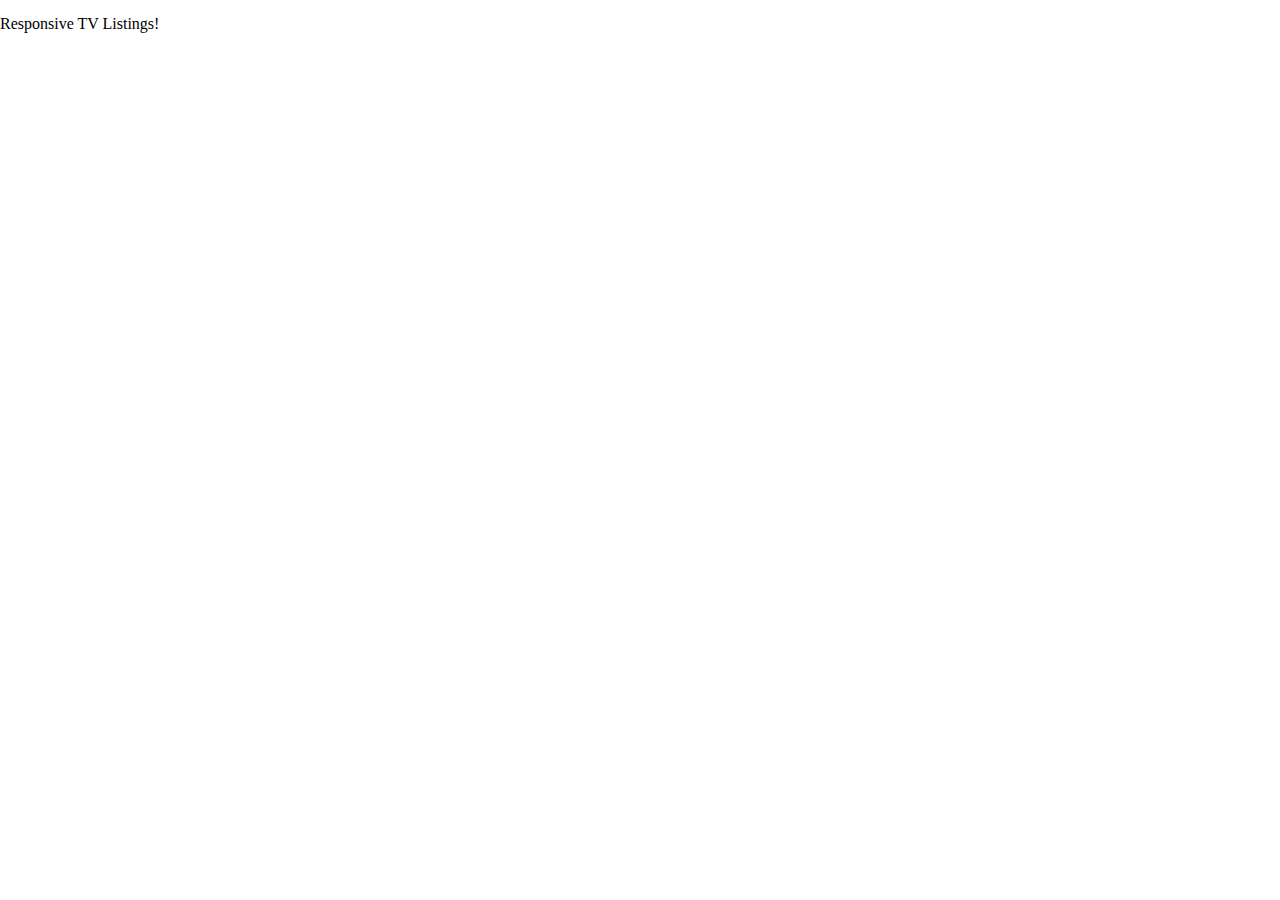
<file: tv-listings-sample copy/index.html>
<!DOCTYPE html>
<html lang="en">
	<head>
  	<meta charset="utf-8">
  	<meta name="description" content="Your description goes here">
  	<meta name="keywords" content="one, two, three">
		<meta name="viewport" content="width=device-width, initial-scale=1">
	
		<title>Responsive design TV Listings</title>
		
		<link rel="stylesheet" href="css/reset.css">
		<link rel="stylesheet" href="css/media_query.css">
		
	</head>
	<body>
	<br>
	Responsive TV Listings!
		<div id="container">
			<header>
				<nav>
					<ul>
						<li>
							<div class="line"></div>
							<div class="line"></div>
							<div class="line"></div>
						</li>
						<li></li>
						<li></li>
						<li></li>
						<li></li>
					</ul>
				</nav>
			</header>

			<!-- <div></div> -->

			<section class="row">
				<div class="column"></div>
				<div class="column"></div>
				<div class="column"></div>
			</section>

			<footer class="row">
				<div class="column"></div>
				<div class="column"></div>
				<div class="column"></div>
			</footer>

		</div>

		<!-- <img src="http://www.hbo.com/assets/images/series/entourage/downloads/wallpaper-s8-1600.jpg"> -->
	</body>
</html>
</file>
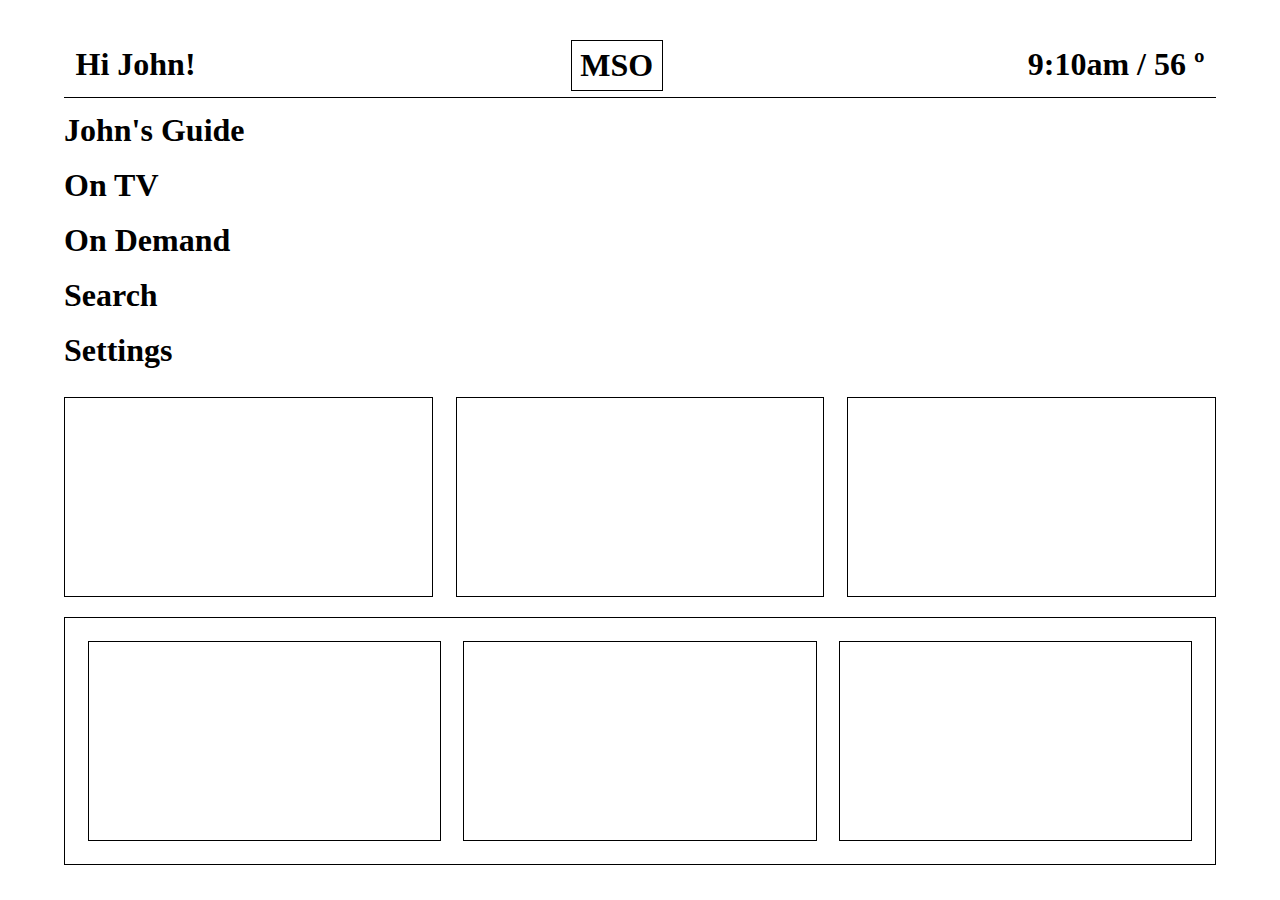
<file: tv-listings-sample/index.html>
<!DOCTYPE html>
<html lang="en">
	<head> 
  	<meta charset="utf-8">
  	<meta name="description" content="Your description goes here">
  	<meta name="keywords" content="one, two, three">
		<meta name="viewport" content="width=device-width, initial-scale=1">
	 
		<title>Rovi TVGuide Prototype</title>
		
		<link rel="stylesheet" href="css/reset.css">
		<link rel="stylesheet" href="css/media_query.css">
		
	</head>
	<body>
	<br>
	<!-- Responsive TV Listings! -->
		<div id="container">	
			<header>

				<div class="greetings">
					<h1>Hi John!<span>9:10am / 56 &#186;</span><span class="brand-name1">MSO</span></h1>
				</div>	

				<nav>
					<ul>
						<li><h1>John's Guide</h1></li>
						<li><h1>On TV</h1></li>
						<li><h1>On Demand</h1></li>
						<li><h1>Search</h1></li>
						<li><h1>Settings</h1></li>
					</ul>
				</nav>

			</header>

			<!-- <div></div> -->

			<section class="row">
				<div class="column"></div>
				<div class="column"></div>
				<div class="column"></div>
			</section>

			<footer class="row">
				<div class="column"></div>
				<div class="column"></div>
				<div class="column"></div>
			</footer>

		</div>

		<!-- <img src="http://www.hbo.com/assets/images/series/entourage/downloads/wallpaper-s8-1600.jpg"> -->
	</body>
</html>
</file>
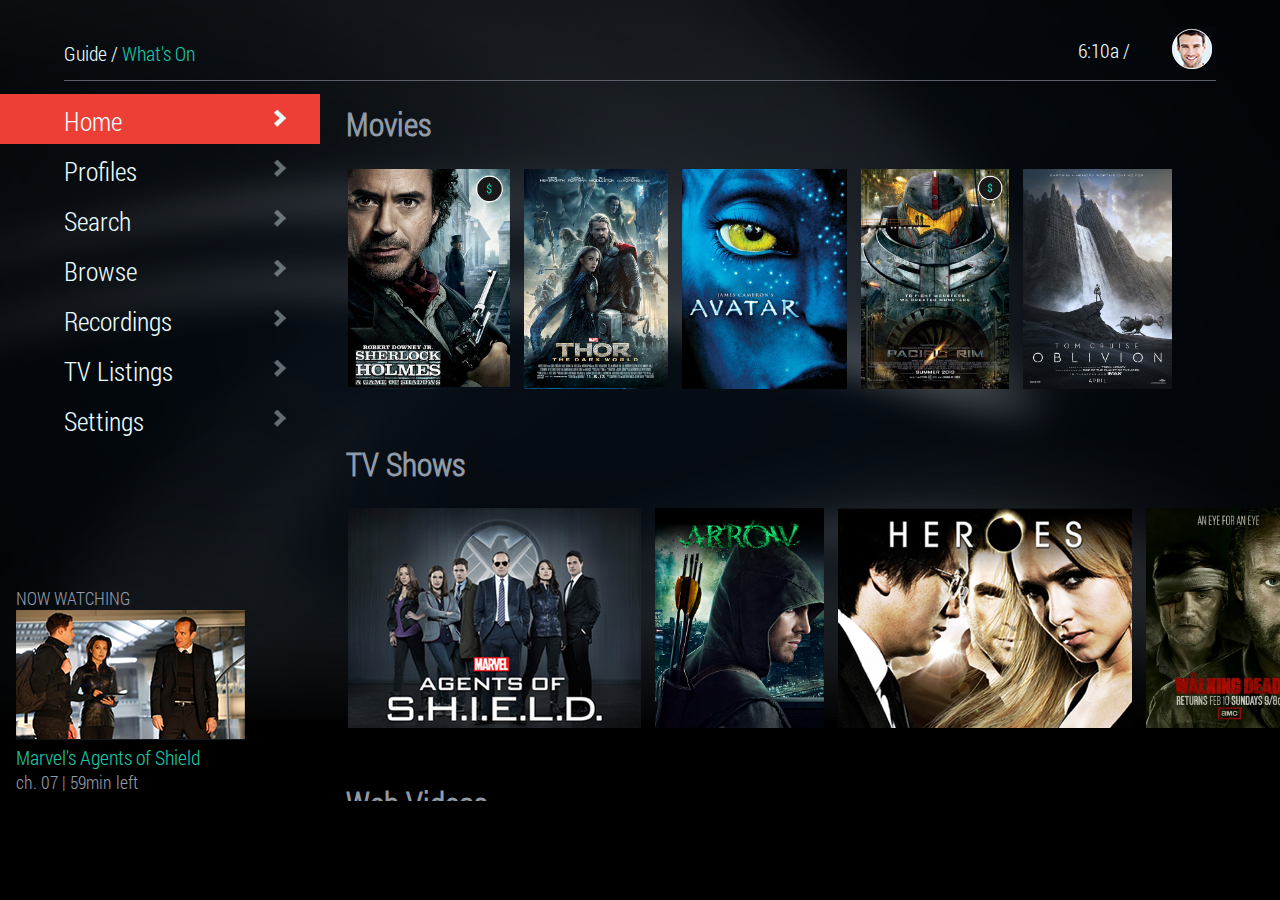
<file: UnibrowTvTest - OG/FilterMenu/index.html>
<!doctype html>
<html lang="en">
<head>
	<title>Unibrow TV Test v. 2</title>
	<link href="css/global.css" rel="stylesheet"> 

	<script type="text/javascript" src="js/libs/jquery-1.11.1.min.js"></script>
	

	<!-- libs -->
	
	<script type="text/javascript" src="js/libs/mousetrap.min.js"></script>
	<script type="text/javascript" src="js/libs/jquery.simpleWeather.min.js"></script>


	<script type="text/javascript" src="js/custom/navHandlers.js"></script> 
	
	<script>
		
		$(document).ready(function(){
			
			$('#menuList').bind(mainNavHandler());

			var temp = new Weather();
			var currentTime = new timeStamp();
		
		});

	</script>

	</head>
<body>



<div id="header">
	<div class="headerLeft">Guide /<span class="bcHi"> What's On</span></div>
	<div class="headerRight"><span id="time"></span> / <span id="temp"></span><span id="avatar"><img src="res/images/avatar.png"></span></div>
</div>

<div id="appShell">
	<div id="menuBarOverlay"></div>
	<div id="menuContainer">
		<ul id="menuList">
			<li class="selected">Home</li>
			<li>Profiles</li>
			<li>Search</li>
			<li>Browse</li>
			<li>Recordings</li>
			<li>TV Listings</li>
			<li>Settings</li>
		</ul>

		<div id="pig">
			<p class="subTitle">now watching</p>
			<img src="res/images/pig.png">
			<p class="pigProgTitle">Marvel's Agents of Shield</p>
			<p class="pigProgInfo">ch. 07 | 59min left</p>
		</div>

	</div>

	<div id="contentContainer">

	  <div id="dashboard">
	  	<div id="contentNav">

	  		<h1>Movies</h1>
			<div id="contentCol1">
				<div id="contentItem1"><img src="res/images/content/movies1.png"></div>
				<div id="contentItem2"><img src="res/images/content/movies2.png"></div>
				<div id="contentItem3"><img src="res/images/content/movies3.png"></div>
				<div id="contentItem4"><img src="res/images/content/movies4.png"></div>
				<div id="contentItem5"><img src="res/images/content/movies5.png"></div>
			</div>

			<h1>TV Shows</h1>
			<div id="contentCol2">
				<div id="contentItem1"><img src="res/images/content/tv1.png"></div>
				<div id="contentItem2"><img src="res/images/content/tv2.png"></div>
				<div id="contentItem3"><img src="res/images/content/tv3.png"></div>
				<div id="contentItem4"><img src="res/images/content/tv4.png"></div>
				<div id="contentItem5"><img src="res/images/content/tv6.png"></div>
			</div>

			<h1>Web Videos</h1>
			<div id="contentCol3">
				<div id="contentItem1"><img src="res/images/content/web1.png"></div>
				<div id="contentItem2"><img src="res/images/content/web2.png"></div>
				<div id="contentItem3"><img src="res/images/content/web3.png"></div>
				<div id="contentItem4"><img src="res/images/content/web4.png"></div>
				<div id="contentItem5"><img src="res/images/content/web5.png"></div>
			</div>

			<h1>DVR</h1>
			<div id="contentCol4">
				<div id="contentItem1"><img src="res/images/content/dvr1.png"></div>
				<div id="contentItem2"><img src="res/images/content/dvr2.png"></div>
				<div id="contentItem3"><img src="res/images/content/dvr3.png"></div>
				<div id="contentItem4"><img src="res/images/content/dvr4.png"></div>
			</div>


		</div> xz
	</div>


   <div id="listingsGrid"><img src="res/images/listings.png"></div>	

</div>

	<!-- custom -->
	<script type="text/javascript" src="js/custom/weather.js"></script> 
	<script type="text/javascript" src="js/custom/timeStamp.js"></script>

	

</body>
</html>
</file>
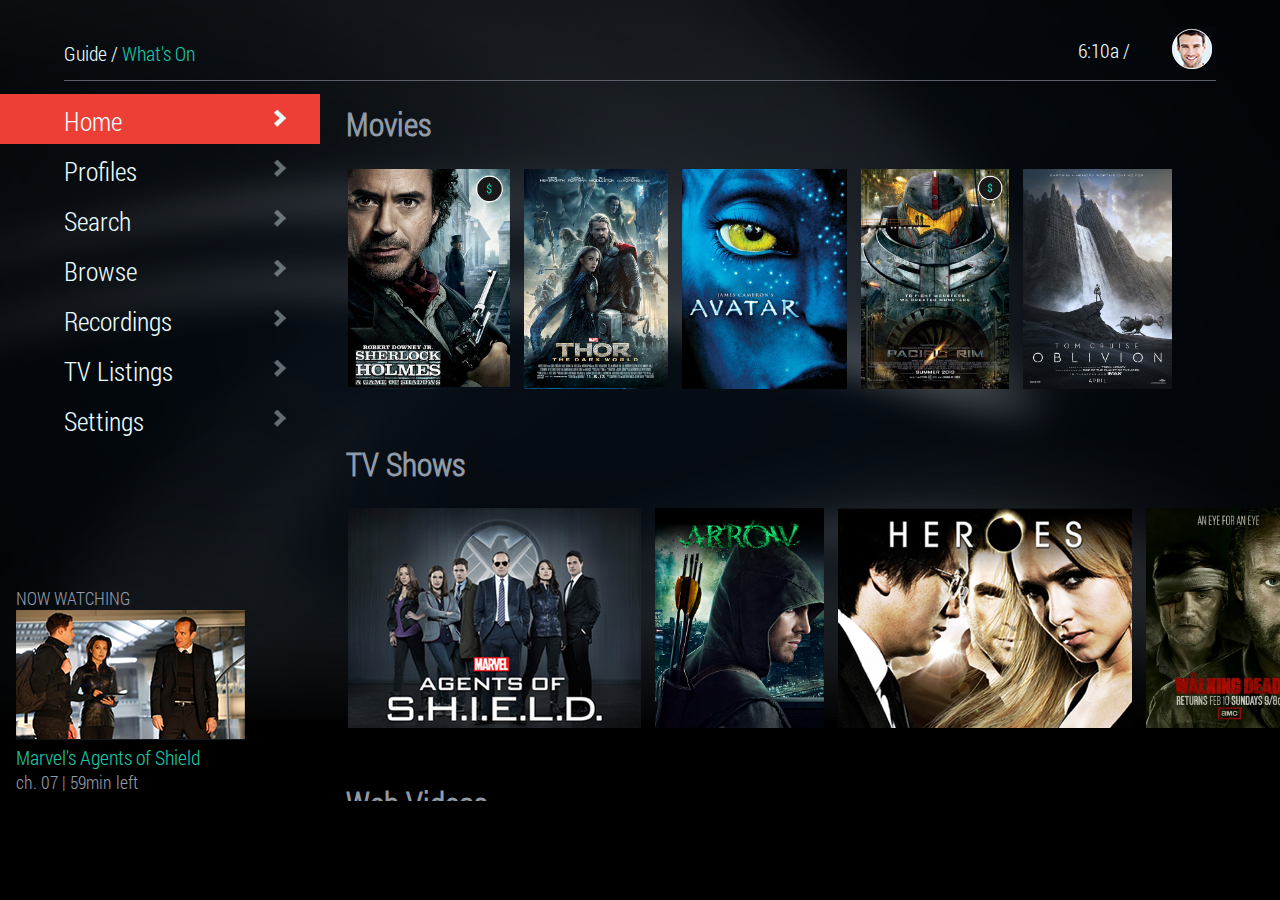
<file: UnibrowTvTest/FilterMenu/index.html>
<!doctype html>
<html lang="en">
<head>
	<title>Unibrow TV Test v. 2</title>
	<link href="css/global.css" rel="stylesheet">

	<script type="text/javascript" src="js/libs/jquery-1.11.1.min.js"></script>
	

	<!-- libs -->
	
	<script type="text/javascript" src="js/libs/mousetrap.min.js"></script>
	<script type="text/javascript" src="js/libs/jquery.simpleWeather.min.js"></script>


	<script type="text/javascript" src="js/custom/navHandlers.js"></script> 
	
	<script>
		
		$(document).ready(function(){
			
			$('#menuList').bind(mainNavHandler());

			var temp = new Weather();
			var currentTime = new timeStamp();
		
		});

	</script>

	</head>
<body>



<div id="header">
	<div class="headerLeft">Guide /<span class="bcHi"> What's On</span></div>
	<div class="headerRight"><span id="time"></span> / <span id="temp"></span><span id="avatar"><img src="res/images/avatar.png"></span></div>

</div>

<div id="appShell">
	<div id="menuBarOverlay"></div>
	<div id="menuContainer">
		<ul id="menuList">
			<li class="selected">Home</li>
			<li>Profiles</li>
			<li>Search</li>
			<li>Browse</li>
			<li>Recordings</li>
			<li>TV Listings</li>
			<li>Settings</li>
		</ul>

		<div id="pig">
			<p class="subTitle">now watching</p>
			<img src="res/images/pig.png">
			<p class="pigProgTitle">Marvel's Agents of Shield</p>
			<p class="pigProgInfo">ch. 07 | 59min left</p>
		</div>

	</div>

	<div id="contentContainer">

	  <div id="dashboard">
	  	<div id="contentNav">

	  		<h1>Movies</h1>
			<div id="contentCol1">
				<div id="contentItem1"><img src="res/images/content/movies1.png"></div>
				<div id="contentItem2"><img src="res/images/content/movies2.png"></div>
				<div id="contentItem3"><img src="res/images/content/movies3.png"></div>
				<div id="contentItem4"><img src="res/images/content/movies4.png"></div>
				<div id="contentItem5"><img src="res/images/content/movies5.png"></div>
			</div>

			<h1>TV Shows</h1>
			<div id="contentCol2">
				<div id="contentItem1"><img src="res/images/content/tv1.png"></div>
				<div id="contentItem2"><img src="res/images/content/tv2.png"></div>
				<div id="contentItem3"><img src="res/images/content/tv3.png"></div>
				<div id="contentItem4"><img src="res/images/content/tv4.png"></div>
				<div id="contentItem5"><img src="res/images/content/tv6.png"></div>
			</div>

			<h1>Web Videos</h1>
			<div id="contentCol3">
				<div id="contentItem1"><img src="res/images/content/web1.png"></div>
				<div id="contentItem2"><img src="res/images/content/web2.png"></div>
				<div id="contentItem3"><img src="res/images/content/web3.png"></div>
				<div id="contentItem4"><img src="res/images/content/web4.png"></div>
				<div id="contentItem5"><img src="res/images/content/web5.png"></div>
			</div>

			<h1>DVR</h1>
			<div id="contentCol4">
				<div id="contentItem1"><img src="res/images/content/dvr1.png"></div>
				<div id="contentItem2"><img src="res/images/content/dvr2.png"></div>
				<div id="contentItem3"><img src="res/images/content/dvr3.png"></div>
				<div id="contentItem4"><img src="res/images/content/dvr4.png"></div>
			</div>


		</div>
	</div>


   <div id="listingsGrid"><img src="res/images/listings.png"></div>	

</div>

	<!-- custom -->
	<script type="text/javascript" src="js/custom/weather.js"></script> 
	<script type="text/javascript" src="js/custom/timeStamp.js"></script>

	

</body>
</html>
</file>
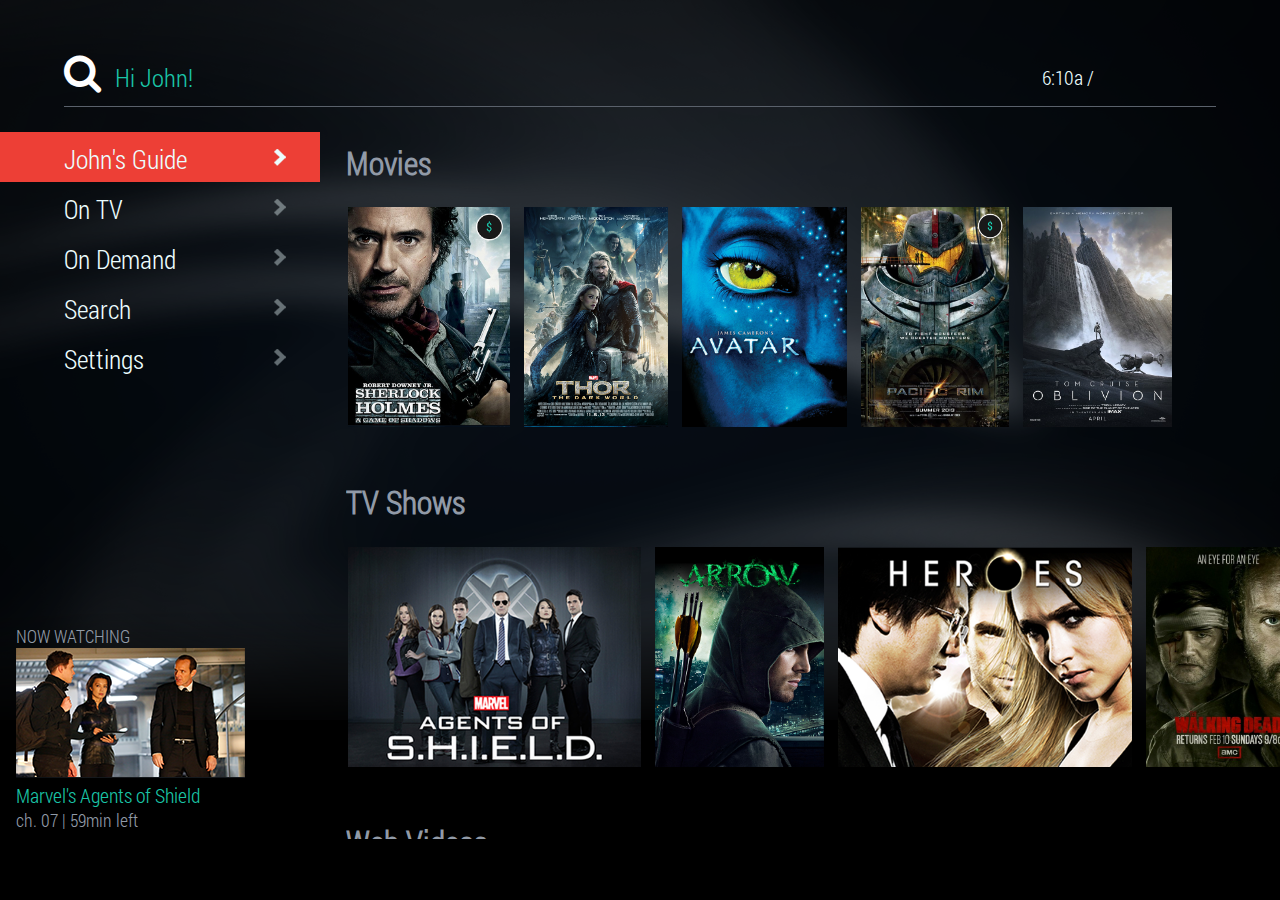
<file: UnivBrwsrTVTest - workingCopy/FilterMenu/index.html>
<!doctype html>
<html lang="en">
<head>
	<meta charset="utf-8">
  <meta name="description" content="Your description goes here">
  <meta name="keywords" content="one, two, three">
	<meta name="viewport" content="width=device-width, initial-scale=1">
	<title>Rovi TVGuide Prototype</title>
	
	<link href="http://maxcdn.bootstrapcdn.com/font-awesome/4.1.0/css/font-awesome.min.css" rel="stylesheet">
	<link href="css/global.css" rel="stylesheet"> 

	<script type="text/javascript" src="js/libs/jquery-1.11.1.min.js"></script>

	<!-- libs -->
	<script type="text/javascript" src="js/libs/mousetrap.min.js"></script>
	<script type="text/javascript" src="js/libs/jquery.simpleWeather.min.js"></script>


	<script type="text/javascript" src="js/custom/navHandlers.js"></script> 
	
	<script>
		
		$(document).ready(function(){
			
			$('#menuList').bind(mainNavHandler());

			var temp = new Weather();
			var currentTime = new timeStamp();
		
		});

	</script>

	</head>
<body>
<div id="header">
	<div class="headerLeft">
		<i class="fa fa-search fa-2x"></i> <span class="bcHi"> Hi John!</span>
	</div>
	
	<div class="headerRight">
		<!-- <h1><span id="brand-name1">MSO</span></h1><span id="time"></span> / <span id="temp"></span> --><!-- <span id="avatar"><img src="res/images/avatar.png"></span> -->
		
		<div class="column1">
			<span id="time"></span> / <span id="temp"></span>
		</div>

		<!-- <div class="column2">
			<h1 class="brand-name1">MSO</h1>
		</div> -->

	</div>
</div>	

<div id="appShell">
	<div id="menuBarOverlay"></div>
	<div id="menuContainer">
		<ul id="menuList">
			<li class="selected">John's Guide</li>
			<li>On TV</li>
			<li>On Demand</li>
			<li>Search</li>
			<!-- <li>Recordings</li> -->
			<!-- <li>TV Listings</li> -->
			<li>Settings</li>
		</ul>

		<div id="pig">
			<p class="subTitle">now watching</p>
			<img src="res/images/pig.png">
			<p class="pigProgTitle">Marvel's Agents of Shield</p>
			<p class="pigProgInfo">ch. 07 | 59min left</p>
		</div>

	</div>

	<div id="contentContainer">

	  <div id="dashboard">
	  	<div id="contentNav">

	  		<h1>Movies</h1>
			<div id="contentCol1">
				<div id="contentItem1"><img src="res/images/content/movies1.png"></div>
				<div id="contentItem2"><img src="res/images/content/movies2.png"></div>
				<div id="contentItem3"><img src="res/images/content/movies3.png"></div>
				<div id="contentItem4"><img src="res/images/content/movies4.png"></div>
				<div id="contentItem5"><img src="res/images/content/movies5.png"></div>
			</div>

			<h1>TV Shows</h1>
			<div id="contentCol2">
				<div id="contentItem1"><img src="res/images/content/tv1.png"></div>
				<div id="contentItem2"><img src="res/images/content/tv2.png"></div>
				<div id="contentItem3"><img src="res/images/content/tv3.png"></div>
				<div id="contentItem4"><img src="res/images/content/tv4.png"></div>
				<div id="contentItem5"><img src="res/images/content/tv6.png"></div>
			</div>

			<h1>Web Videos</h1>
			<div id="contentCol3">
				<div id="contentItem1"><img src="res/images/content/web1.png"></div>
				<div id="contentItem2"><img src="res/images/content/web2.png"></div>
				<div id="contentItem3"><img src="res/images/content/web3.png"></div>
				<div id="contentItem4"><img src="res/images/content/web4.png"></div>
				<div id="contentItem5"><img src="res/images/content/web5.png"></div>
			</div>

			<h1>DVR</h1>
			<div id="contentCol4">
				<div id="contentItem1"><img src="res/images/content/dvr1.png"></div>
				<div id="contentItem2"><img src="res/images/content/dvr2.png"></div>
				<div id="contentItem3"><img src="res/images/content/dvr3.png"></div>
				<div id="contentItem4"><img src="res/images/content/dvr4.png"></div>
			</div>


		</div>
	</div>


   <div id="listingsGrid"><img src="res/images/listings.png"></div>	

</div>

	<!-- custom -->
	<script type="text/javascript" src="js/custom/weather.js"></script> 
	<script type="text/javascript" src="js/custom/timeStamp.js"></script>

	

</body>
</html>
</file>
<file: tv-listings-sample copy/css/media_query.css>
/** {
  -moz-box-sizing: border-box; 
  -webkit-box-sizing: border-box; 
  box-sizing: border-box;
}

ul {
  list-style: none;
  padding: 0;
  margin: 0;
}

#container {
  width: 90%;
  margin: auto;
}

header, footer, .column, nav li, .line, #container > div {
  border: 1px solid black;
}

.line {
  height: 7px;
  width: 60%;
  margin: 4px auto;
  border-radius: 5px;
}

nav li {
  width: 15%;
  height: 40px;
  float: left;
  margin: 10px;
}

nav li:first-child {
  float: right;
}

header, .row {
  overflow: hidden;
  margin: 20px 0;
}

#container > div {
  height: 400px;
  margin: 20px 0;
}

.column {
  width: 32%;
  height: 200px;
  float: left;
  margin-right: 2%;
}

.column:last-child {
  margin-right: 0;
}

footer {
  padding: 2%;
}

@media screen and (max-width:768px) {
	
	nav li{
		display: none;
	}
	
	nav li:first-child{
		display: block;
		width: 30%;
	}

	.column {
	  width: 100%;
	  margin: 0 0 2%;
	}

	.column:last-child {
	  margin-bottom: 0;
	}

}*/
</file>
<file: tv-listings-sample/css/media_query.css>
* {
  -moz-box-sizing: border-box; 
  -webkit-box-sizing: border-box; 
  box-sizing: border-box;
}

ul {
  list-style: none;
  padding: 0;
  margin: 0;
  /*display: inline-block;*/
} 

#container {
  width: 90%;
  margin: auto;
  /*border-bottom: 1px solid black;*/
}

/*header {
  border-bottom: 1px solid black;
}*/

div.greetings {
  border-bottom: 1px solid black;
  padding: 1% 1% 1.5%;
}

/*header,*/ footer, .column, /*nav li,*/ .line, #container > div {
  border: 1px solid black;
}

span.brand-name1 {
  border: 1px solid black;
  /*float: none;*/
  /*width: 50%;*/ 
  padding: .75%;
  margin: -3.5% 48% 1%;  
}

span {
  float: right;
}

.line {
  height: 7px;
  width: 60%;
  margin: 4px auto;
  border-radius: 5px;
}

nav li {
  width: 100%;
  /*height: 1%;*/
  float: left;
  margin: 1% 0;
  display: block;
}



nav li:first-child {
  /*float: right;*/
}

header, .row {
  overflow: hidden;
  margin: 20px 0;
}

#container > div {
  height: 400px;
  margin: 20px 0;
}

.column {
  width: 32%;
  height: 200px;
  float: left;
  margin-right: 2%;
} 

.column:last-child {
  margin-right: 0;
}

footer {
  padding: 2%;
}

@media screen and (max-width:768px) {
	
	nav li{
		display: none;
	}
	
	nav li:first-child{
		display: block;
		width: 30%;
	}

	.column {
	  width: 100%;
	  margin: 0 0 2%;
	}

	.column:last-child {
	  margin-bottom: 0;
	}

}
</file>
<file: UnibrowTvTest - OG/FilterMenu/css/global.css>
@font-face{font-family:robCondLight; src: url(../res/fonts/RobotoCondensed-Light.ttf);font-weight:normal;font-style:normal}

body{

	background:#000000 url(../res/images/bodyBg.png) no-repeat;
	background-size:100% auto;
	margin:0;
	padding:0;
	color:#ecfdfe;
	font-family: 'robCondLight';
	font-size:100%;
}

#header{
	height:40px;
	width:90%;
	border-bottom:1px solid #5a616b;
	margin:0 auto;
	font-size:20px;
	padding-top:40px;
}

#avatar{
	float: right;
	margin-top: -10px;
}

#header .headerRight{
	float:right;
	width: 12%;
	height: 20px;
	margin-top: -3px;
}

#header .headerLeft{
	float:left;
	width:50%;
}

#menuContainer{
	width: 25%;
	margin-top:1%;
	height:700px;
	max-height:1024px;
	float:left;
	position:relative;
}

#menuContainer ul{
	list-style:none;
	margin:0;
	padding:0;
}


#menuContainer ul li{
	height:30px;
	padding:10px 0px 10px 20%;
	font-size:26px;
	background: url('../res/images/mainNavArrowFaded.png') no-repeat 90%;
}

#menuContainer ul li.selected{
	/*background-color:#ed3f36;*/
	background:#ed3f36 url('../res/images/mainNavArrow.png') no-repeat 90%;

}

#menuContainer ul li.menuItem{
	background-color:transparent;
}

#menuBarOverlay{
	position:absolute;
	background:#ed3f36;
	width:0%;
	height:30px;
	padding:10px 0px 10px 0px;
	font-size:26px;
	z-index:99999;
	margin-top:96px;
}

#filterMenu{
	margin-left:30%;
}

#filterMenu ul{
	list-style:none;
	margin:0;
	padding:0;
}

#filterMenu ul li{
	display:inline;
	float:left;
}

.bcHi{
	color:#1ac5a7;
}
#pig{
	position:absolute;
	bottom:0;
	margin-left:5%;
}

.subTitle{
	color:#919aa7;
	text-transform:uppercase;
	font-size:18px;
	margin:0;
	padding:0;
}

.pigProgTitle{
	color:#1ac5a7;
	font-size:20px;
	margin:0;
	padding:0;
}

.pigProgInfo{
	color:#919aa7;
	font-size:18px;
	margin:0;
	padding:0;
}

#contentContainer{
	height:720px;
	width:73%;
	float:right;
	overflow:hidden;
}

#contentNav{
	position:relative;
	clear:both;
}

#colSettingsMenu{
	width:100%;
	float: left;
	font-family: 'robCondLight';
	font-size:18px;
	text-transform:uppercase;
	color:#919aa7;
	clear:both;
}

#colSettingsMenu ul{
	list-style:none;
	margin: 0;
	padding: 0;
}

#colSettingsMenu ul li{
	position:relative;
	z-index:99999;
	float: left;
	display: inline;
	margin: 25px 6px 5px 6px;
	width: 230px;
}

/*--content placeholders---*/

#contentNav h1{
	color:#919aa7;
	font-family: 'robCondLight';
}

#dashboard{
	float:left;
}

#listingsGrid{
	height:2000px;
	margin-left:200%;
}
#listingsGrid, #listingsGrid img{
	width:95%;
}
 
#contentCol1, #contentCol2, #contentCol3, #contentCol4{
	position:relative;
	float:left;
	height:275px;
	width:2000px;

}

#contentCol1 img, #contentCol2 img, #contentCol3 img, #contentCol4 img{
	height:100%;
}

#contentCol1 div, #contentCol2 div, #contentCol3 div, #contentCol4 div{
	/*width:auto;*/
	width:auto;
	height:220px;
	margin-right:10px;
	padding:2px;
	float:left;
	display:inline;
}

#contentCol1 .selected, #contentCol2 .selected, #contentCol3 .selected, #contentCol4 .selected{
	background: #ed3f36;
}
</file>
<file: UnibrowTvTest/FilterMenu/css/global.css>
@font-face{font-family:robCondLight; src: url(../res/fonts/RobotoCondensed-Light.ttf);font-weight:normal;font-style:normal}

body{

	background:#000000 url(../res/images/bodyBg.png) no-repeat;
	background-size:100% auto;
	margin:0;
	padding:0;
	color:#ecfdfe;
	font-family: 'robCondLight';
	font-size:100%;
}

#header{
	height:40px;
	width:90%;
	border-bottom:1px solid #5a616b;
	margin:0 auto;
	font-size:20px;
	padding-top:40px;
}

#avatar{
	float: right;
	margin-top: -10px;
}

#header .headerRight{
	float:right;
	width: 12%;
	height: 20px;
	margin-top: -3px;
}

#header .headerLeft{
	float:left;
	width:50%;
}

#menuContainer{
	width: 25%;
	margin-top:1%;
	height:700px;
	max-height:1024px;
	float:left;
	position:relative;
}

#menuContainer ul{
	list-style:none;
	margin:0;
	padding:0;
}


#menuContainer ul li{
	height:30px;
	padding:10px 0px 10px 20%;
	font-size:26px;
	background: url('../res/images/mainNavArrowFaded.png') no-repeat 90%;
}

#menuContainer ul li.selected{
	/*background-color:#ed3f36;*/
	background:#ed3f36 url('../res/images/mainNavArrow.png') no-repeat 90%;

}

#menuContainer ul li.menuItem{
	background-color:transparent;
}

#menuBarOverlay{
	position:absolute;
	background:#ed3f36;
	width:0%;
	height:30px;
	padding:10px 0px 10px 0px;
	font-size:26px;
	z-index:99999;
	margin-top:96px;
}

#filterMenu{
	margin-left:30%;
}

#filterMenu ul{
	list-style:none;
	margin:0;
	padding:0;
}

#filterMenu ul li{
	display:inline;
	float:left;
}

.bcHi{
	color:#1ac5a7;
}
#pig{
	position:absolute;
	bottom:0;
	margin-left:5%;
}

.subTitle{
	color:#919aa7;
	text-transform:uppercase;
	font-size:18px;
	margin:0;
	padding:0;
}

.pigProgTitle{
	color:#1ac5a7;
	font-size:20px;
	margin:0;
	padding:0;
}

.pigProgInfo{
	color:#919aa7;
	font-size:18px;
	margin:0;
	padding:0;
}

#contentContainer{
	height:720px;
	width:73%;
	float:right;
	overflow:hidden;
}

#contentNav{
	position:relative;
	clear:both;
}

#colSettingsMenu{
	width:100%;
	float: left;
	font-family: 'robCondLight';
	font-size:18px;
	text-transform:uppercase;
	color:#919aa7;
	clear:both;
}

#colSettingsMenu ul{
	list-style:none;
	margin: 0;
	padding: 0;
}

#colSettingsMenu ul li{
	position:relative;
	z-index:99999;
	float: left;
	display: inline;
	margin: 25px 6px 5px 6px;
	width: 230px;
}

/*--content placeholders---*/

#contentNav h1{
	color:#919aa7;
	font-family: 'robCondLight';
}

#dashboard{
	float:left;
}

#listingsGrid{
	height:2000px;
	margin-left:200%;
}
#listingsGrid, #listingsGrid img{
	width:95%;
}

#contentCol1, #contentCol2, #contentCol3, #contentCol4{
	position:relative;
	float:left;
	height:275px;
	width:2000px;

}

#contentCol1 img, #contentCol2 img, #contentCol3 img, #contentCol4 img{
	height:100%;
}

#contentCol1 div, #contentCol2 div, #contentCol3 div, #contentCol4 div{
	/*width:auto;*/
	width:auto;
	height:220px;
	margin-right:10px;
	padding:2px;
	float:left;
	display:inline;
}

#contentCol1 .selected, #contentCol2 .selected, #contentCol3 .selected, #contentCol4 .selected{
	background: #ed3f36;
}
</file>
<file: UnivBrwsrTVTest - workingCopy/FilterMenu/css/global.css>
@font-face{font-family:robCondLight; src: url(../res/fonts/RobotoCondensed-Light.ttf);font-weight:normal;font-style:normal}

body{

	background:#000000 url(../res/images/bodyBg.png) no-repeat;
	background-size:100% auto;
	margin:0;
	padding:0;
	color:#ecfdfe;
	font-family: 'robCondLight';
	font-size:100%;
}

#header{
	height:40px;
	width:90%;
	border-bottom:1px solid #5a616b;
	margin:1% auto;
	font-size:20px;
	padding-top:40px;
	/*margin-bottom: 5%;*/
	padding-bottom: 1%;
}

/*#avatar{
	float: right;
	margin-top: -10px;
}*/

div.headerLeft{
	float:left;
	width:45%;
}

/*This is Font-Awesome. This makes icon implementation through code much easier.*/
.fa {
	color: white;
	margin: 0 2% 0 0; 
}

div.headerRight{
	float: right;
	width: 55%;
	height: 20px;
	margin-top: 1%;
}

div.column1 {
	width: 27.5%;
	float: right;
	/*margin-right: 1%*/
}

div.column2 {
	width: 27.5%;
	float: right !important;
	padding: 0 !important;
	margin: 0 0 10% 0;	

}

h1.brand-name1 {
	color: white;
}

#menuContainer{
	width: 25%;
	margin-top:1%;
	height:700px;
	max-height:1024px;
	float:left;
	position:relative;
}

#menuContainer ul{
	list-style:none;
	margin:0;
	padding:0;
}


#menuContainer ul li{
	height:30px;
	padding:10px 0px 10px 20%;
	font-size:26px;
	background: url('../res/images/mainNavArrowFaded.png') no-repeat 90%;
}

#menuContainer ul li.selected{
	/*background-color:#ed3f36;*/
	background:#ed3f36 url('../res/images/mainNavArrow.png') no-repeat 90%;

}

#menuContainer ul li.menuItem{
	background-color:transparent;
}

#menuBarOverlay{
	position:absolute;
	background:#ed3f36;
	width:0%;
	height:30px;
	padding:10px 0px 10px 0px;
	font-size:26px;
	z-index:99999;
	margin-top:96px;
}

#filterMenu{
	margin-left:30%;
}

#filterMenu ul{
	list-style:none;
	margin:0;
	padding:0;
}

#filterMenu ul li{
	display:inline;
	float:left;
}

.bcHi{
	color:#1ac5a7;
	font-size: 25px;
}
#pig{
	position:absolute;
	bottom:0;
	margin-left:5%;
}

.subTitle{
	color:#919aa7;
	text-transform:uppercase;
	font-size:18px;
	margin:0;
	padding:0;
}

.pigProgTitle{
	color:#1ac5a7;
	font-size:20px;
	margin:0;
	padding:0;
}

.pigProgInfo{
	color:#919aa7;
	font-size:18px;
	margin:0;
	padding:0;
}

#contentContainer{
	height:720px;
	width:73%;
	float:right;
	overflow:hidden;
}

#contentNav{
	position:relative;
	clear:both;
}

#colSettingsMenu{
	width:100%;
	float: left;
	font-family: 'robCondLight';
	font-size:18px;
	text-transform:uppercase;
	color:#919aa7;
	clear:both;
}

#colSettingsMenu ul{
	list-style:none;
	margin: 0;
	padding: 0;
}

#colSettingsMenu ul li{
	position:relative;
	z-index:99999;
	float: left;
	display: inline;
	margin: 25px 6px 5px 6px;
	width: 230px;
}

/*--content placeholders---*/

#contentNav h1{
	color:#919aa7;
	font-family: 'robCondLight';
}

#dashboard{
	float:left;
}

#listingsGrid{
	height:2000px;
	margin-left:200%;
}
#listingsGrid, #listingsGrid img{
	width:95%;
}
 
#contentCol1, #contentCol2, #contentCol3, #contentCol4{
	position:relative;
	float:left;
	height:275px;
	width:2000px;

}

#contentCol1 img, #contentCol2 img, #contentCol3 img, #contentCol4 img{
	height:100%;
}

#contentCol1 div, #contentCol2 div, #contentCol3 div, #contentCol4 div{
	/*width:auto;*/
	width:auto;
	height:220px;
	margin-right:10px;
	padding:2px;
	float:left;
	display:inline;
}

#contentCol1 .selected, #contentCol2 .selected, #contentCol3 .selected, #contentCol4 .selected{
	background: #ed3f36;
}
</file>
